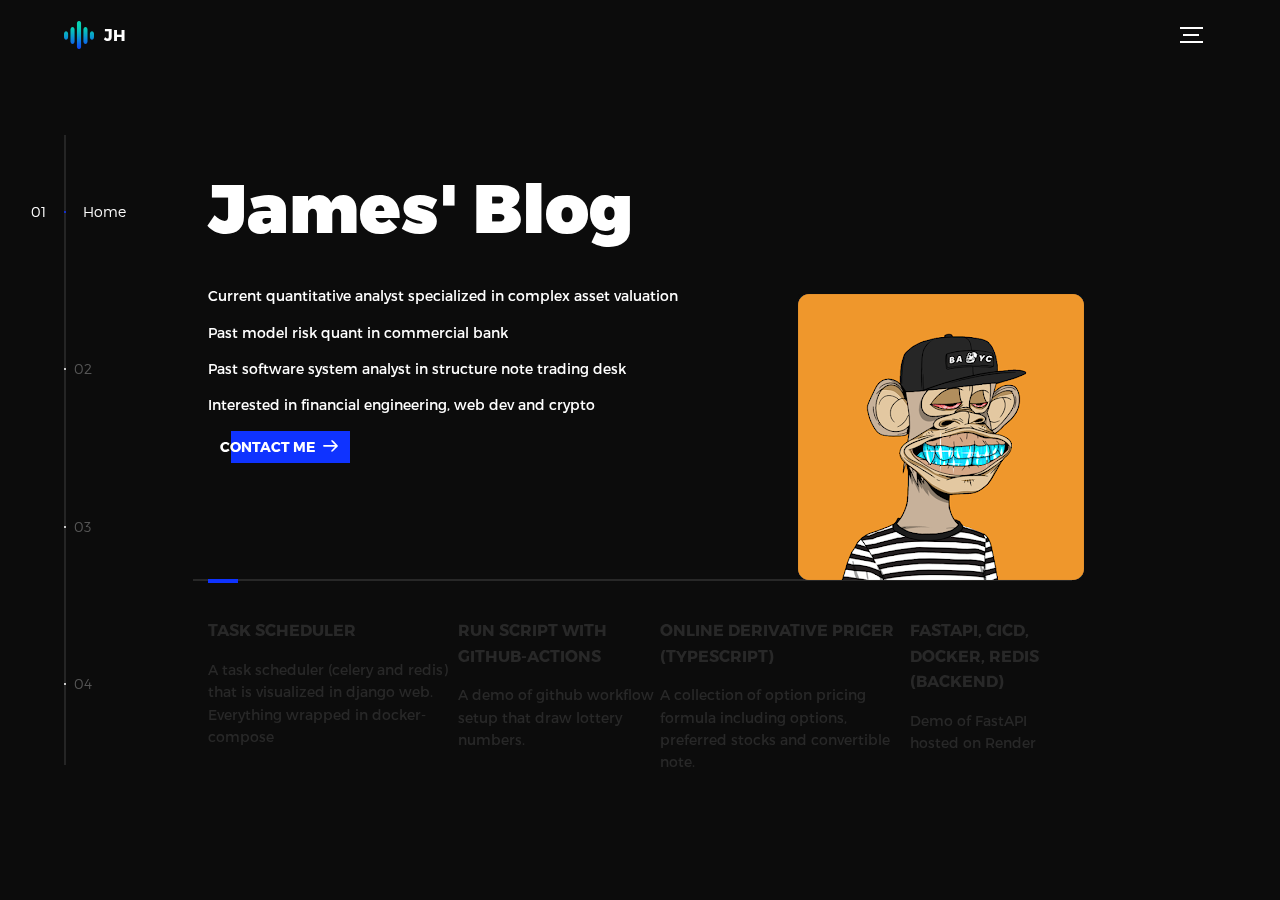
<file: index.html>
<!DOCTYPE html>
<html lang="en">
<head>
  <title>JH</title>
  <meta charset="utf-8">
  <meta name="viewport" content="width=device-width, initial-scale=1">
  <meta http-equiv="X-UA-Compatible" content="IE=edge">
  <meta name="description" content="HTML5 website template">
  <meta name="keywords" content="global, template, html, sass, jquery">
  <meta name="author" content="JH">
  <link rel="stylesheet" href="assets/css/main.css">
</head>
<body>

<!-- notification for small viewports and landscape oriented smartphones -->
<div class="device-notification">
  <a class="device-notification--logo" href="#0">
    <img src="assets/img/logo.png" alt="Global">
    <p>JH</p>
  </a>
  <p class="device-notification--message">Use Web browser</p>
</div>

<div class="perspective effect-rotate-left">
  <div class="container"><div class="outer-nav--return"></div>
    <div id="viewport" class="l-viewport">
      <div class="l-wrapper">
        <header class="header">
          <a class="header--logo" href="#0">
            <img src="assets/img/logo.png" alt="Global">
            <p>JH</p>
          </a>
          <button class="header--cta cta"></button>
          <div class="header--nav-toggle">
            <span></span>
          </div>
        </header>
        <nav class="l-side-nav">
          <ul class="side-nav">
            <li class="is-active"><span>Home</span></li>
            <li><span>Resume</span></li>
            <li><span>Gallary</span></li>
            <li><span>Contact</span></li>
          </ul>
        </nav>
        <ul class="l-main-content main-content">
          <li class="l-section section section--is-active">
            <div class="intro">
              <div class="intro--banner">
                <h1>James' Blog</h1>
                <p>Current quantitative analyst specialized in complex asset valuation</p>
                <p>Past model risk quant in commercial bank</p>
                <p>Past software system analyst in structure note trading desk</p>
                <p>Interested in financial engineering, web dev and crypto</p>
                <button class="cta">Contact Me
                  <svg version="1.1" id="Layer_1" xmlns="http://www.w3.org/2000/svg" xmlns:xlink="http://www.w3.org/1999/xlink" x="0px" y="0px" viewBox="0 0 150 118" style="enable-background:new 0 0 150 118;" xml:space="preserve">
                  <g transform="translate(0.000000,118.000000) scale(0.100000,-0.100000)">
                    <path d="M870,1167c-34-17-55-57-46-90c3-15,81-100,194-211l187-185l-565-1c-431,0-571-3-590-13c-55-28-64-94-18-137c21-20,33-20,597-20h575l-192-193C800,103,794,94,849,39c20-20,39-29,61-29c28,0,63,30,298,262c147,144,272,271,279,282c30,51,23,60-219,304C947,1180,926,1196,870,1167z"/>
                  </g>
                  </svg>
                  <span class="btn-background"></span>
                </button>
                <img src="assets/img/introduction-monkey.png" alt="monkey">
              </div>
              <div class="intro--options">
                <a href="#0">
                  <h3>Task Scheduler</h3>
                  <p>A task scheduler (celery and redis) that is visualized in django web. Everything wrapped in docker-compose</p>
                </a>
                <a href="https://github.com/jameshuanghuang/github-actions-task">
                  <h3>Run script with github-actions</h3>
                  <p>A demo of github workflow setup that draw lottery numbers.</p>
                </a>
                <a href="https://www.finteck.bond/">
                  <h3>Online Derivative Pricer (Typescript)</h3>
                  <p>A collection of option pricing formula including options, preferred stocks and convertible note.</p>
                </a>
                <a href="https://github.com/jameshuanghuang/fastapi-app">
                  <h3>FastAPI, CICD, Docker, Redis (Backend)</h3>
                  <p>Demo of FastAPI hosted on Render</p>
                </a>
              </div>
            </div>
          </li>
          <li class="l-section section">
            <div class="about">
              <h2>Resume Coming Soon...</h2>
              <img src="assets/docs/brownian_bridge_animation.gif" alt="Coming Soon">
              <!-- <iframe src="assets/docs/resume.pdf" width="100%" height="600px"></iframe> -->
            </div>
          </li>
          <li class="l-section section">
            <div class="work">
              <h2>Algo Trading Gallary (Demo)</h2>
              <div class="work--lockup">
                <ul class="slider">
                  <li class="slider--item slider--item-left">
                    <a href="assets/docs/BuyOnDipBTC.html">
                      <div class="slider--item-image">
                        <img src="assets/img/work-mp-blue-large.png" alt="Buy on Dip">
                      </div>
                      <p class="slider--item-title">BTC Buy on Dip Strategy</p>
                      <p class="slider--item-description">BTC Buy on Dip using BBnad, Momentum and RSI indicator. TP to take cost basis back </p>
                    </a>
                  </li>
                  <li class="slider--item slider--item-left">
                    <a href="assets/docs/MA(10,80)Cross_VIX(5,50)Range_VIXTP(0.5,0.5).html">
                      <div class="slider--item-image">
                        <img src="assets/img/work-mp-blue.png" alt="MA(10,80)Cross_VIX(5,50)Range_VIXTP(0.5,0.5)">
                      </div>
                      <p class="slider--item-title">SPY SMA adn VIX Strategy</p>
                      <p class="slider--item-description">SMA 10/150 Cross VIX[5,50] and TP50% on VIX/VIX3M Ratio is 0.5 on SPY</p>
                    </a>
                  </li>
                  <li class="slider--item slider--item-left">
                    <a href="assets/docs/BTC_PayCheck_HODL.html">
                      <div class="slider--item-image">
                        <img src="assets/img/work-mp-green-large.png" alt="BTC_PayCheck_HODL">
                      </div>
                      <p class="slider--item-title">Buy and Hold BTC</p>
                      <p class="slider--item-description">Bi-weekly recurring buy on paycheck dates and hold BTC</p>
                    </a>
                  </li>
                  <li class="slider--item slider--item-center">
                    <a href="assets/docs/SPY_PayCheck_HODL.html">
                      <div class="slider--item-image">
                        <img src="assets/img/work-mp-orange.png" alt="SPY_PayCheck_HODL">
                      </div>
                      <p class="slider--item-title">Buy and Hold SPY</p>
                      <p class="slider--item-description">Bi-weekly recurring buy on paycheck dates and hold SPY</p>
                    </a>
                  </li>
                  <li class="slider--item slider--item-right">
                    <a href="assets/docs/SPY_MA_10_150.html">
                      <div class="slider--item-image">
                        <img src="assets/img/work-mp-purple.png" alt="SPY_SMA_10_150">
                      </div>
                      <p class="slider--item-title">SPY SMA Strategy</p>
                      <p class="slider--item-description">SMA 10/150 Cross Strategy on SPY</p>
                    </a>
                  </li>
                  <li class="slider--item slider--item-right">
                    <a href="assets/docs/BTC_MA_90_100.html">
                      <div class="slider--item-image">
                        <img src="assets/img/work-mp-red.png" alt="BTC_SMA_90_100">
                      </div>
                      <p class="slider--item-title">BTC SMA Strategy</p>
                      <p class="slider--item-description">SMA 90/100 Cross Strategy on BTC</p>
                    </a>
                  </li>
                  <li class="slider--item slider--item-right">
                    <a href="assets/docs/BTC_BBands_RSI_10.html">
                      <div class="slider--item-image">
                        <img src="assets/img/work-mp-white.png" alt="BTC_BBands_RSI_10">
                      </div>
                      <p class="slider--item-title">BTC BBands/RSI Strategy</p>
                      <p class="slider--item-description">BBands/RSI window=10 Strategy on BTC</p>
                    </a>
                  </li>
                  <li class="slider--item slider--item-right">
                    <a href="assets/docs/SPY_BBands_RSI_30.html">
                      <div class="slider--item-image">
                        <img src="assets/img/work-mp-blue-large.png" alt="SPY_BBands_RSI_30">
                      </div>
                      <p class="slider--item-title">SPY BBands/RSI Strategy</p>
                      <p class="slider--item-description">BBands/RSI window=30 Strategy on SPY</p>
                    </a>
                  </li>
                </ul>
                <div class="slider--prev">
                  <svg version="1.1" id="Layer_1" xmlns="http://www.w3.org/2000/svg" xmlns:xlink="http://www.w3.org/1999/xlink" x="0px" y="0px"
                  viewBox="0 0 150 118" style="enable-background:new 0 0 150 118;" xml:space="preserve">
                  <g transform="translate(0.000000,118.000000) scale(0.100000,-0.100000)">
                    <path d="M561,1169C525,1155,10,640,3,612c-3-13,1-36,8-52c8-15,134-145,281-289C527,41,562,10,590,10c22,0,41,9,61,29
                    c55,55,49,64-163,278L296,510h575c564,0,576,0,597,20c46,43,37,109-18,137c-19,10-159,13-590,13l-565,1l182,180
                    c101,99,187,188,193,199c16,30,12,57-12,84C631,1174,595,1183,561,1169z"/>
                  </g>
                  </svg>
                </div>
                <div class="slider--next">
                  <svg version="1.1" id="Layer_1" xmlns="http://www.w3.org/2000/svg" xmlns:xlink="http://www.w3.org/1999/xlink" x="0px" y="0px" viewBox="0 0 150 118" style="enable-background:new 0 0 150 118;" xml:space="preserve">
                  <g transform="translate(0.000000,118.000000) scale(0.100000,-0.100000)">
                    <path d="M870,1167c-34-17-55-57-46-90c3-15,81-100,194-211l187-185l-565-1c-431,0-571-3-590-13c-55-28-64-94-18-137c21-20,33-20,597-20h575l-192-193C800,103,794,94,849,39c20-20,39-29,61-29c28,0,63,30,298,262c147,144,272,271,279,282c30,51,23,60-219,304C947,1180,926,1196,870,1167z"/>
                  </g>
                  </svg>
                </div>
              </div>
            </div>
          </li>
          <li class="l-section section">
            <div class="contact">
              <div class="contact--lockup">
                <div class="modal">
                  <div class="modal--information">
                    <a href="#">Email</a>
                  </div>
                  <ul class="modal--options">
                    <li><a href="https://github.com/jameshuanghuang">Github</a></li>
                    <li><a href="#">Linkedln</a></li>
                    <li><a href="#">Medium</a></li>
                  </ul>
                </div>
              </div>
            </div>
          </li>
        </ul>
      </div>
    </div>
  </div>
  <ul class="outer-nav">
    <li class="is-active">Home</li>
    <li>Resume</li>
    <li>Gallary</li>
    <li>Contact</li>
  </ul>
</div>

<script src="https://ajax.googleapis.com/ajax/libs/jquery/2.2.4/jquery.min.js"></script>
<script>window.jQuery || document.write('<script src="assets/js/vendor/jquery-2.2.4.min.js"><\/script>')</script>
<script src="assets/js/functions-min.js"></script>
</body>
</html>
</file>
<file: assets/css/main.css>
@charset "UTF-8";
@font-face {
  font-family: "Montserrat";
  src: url("fonts/Montserrat-Black.eot");
  src: local("☺"), url("fonts/Montserrat-Black.woff") format("woff"), url("fonts/Montserrat-Black.ttf") format("truetype"), url("fonts/Montserrat-Black.svg") format("svg");
  font-weight: 900;
  font-style: normal;
}
@font-face {
  font-family: "Montserrat";
  src: url("fonts/Montserrat-Bold.eot");
  src: local("☺"), url("fonts/Montserrat-Bold.woff") format("woff"), url("fonts/Montserrat-Bold.ttf") format("truetype"), url("fonts/Montserrat-Bold.svg") format("svg");
  font-weight: 700;
  font-style: normal;
}
@font-face {
  font-family: "Montserrat";
  src: url("fonts/Montserrat-Regular.eot");
  src: local("☺"), url("fonts/Montserrat-Regular.woff") format("woff"), url("fonts/Montserrat-Regular.ttf") format("truetype"), url("fonts/Montserrat-Regular.svg") format("svg");
  font-weight: 400;
  font-style: normal;
}
@font-face {
  font-family: "Montserrat";
  src: url("fonts/Montserrat-Light.eot");
  src: local("☺"), url("fonts/Montserrat-Light.woff") format("woff"), url("fonts/Montserrat-Light.ttf") format("truetype"), url("fonts/Montserrat-Light.svg") format("svg");
  font-weight: 300;
  font-style: normal;
}
/*! normalize.css v3.0.2 | MIT License | git.io/normalize */
html {
  font-family: sans-serif;
  -ms-text-size-adjust: 100%;
  -webkit-text-size-adjust: 100%;
}

body {
  margin: 0;
}

article,
aside,
details,
figcaption,
figure,
footer,
header,
hgroup,
main,
menu,
nav,
section,
summary {
  display: block;
}

audio,
canvas,
progress,
video {
  display: inline-block;
  vertical-align: baseline;
}

audio:not([controls]) {
  display: none;
  height: 0;
}

[hidden],
template {
  display: none;
}

a {
  background-color: transparent;
}

a:active,
a:hover {
  outline: 0;
}

abbr[title] {
  border-bottom: 1px dotted;
}

b,
strong {
  font-weight: bold;
}

dfn {
  font-style: italic;
}

h1 {
  font-size: 2em;
  margin: 0.67em 0;
}

mark {
  background: #ff0;
  color: #000;
}

small {
  font-size: 80%;
}

sub,
sup {
  font-size: 75%;
  line-height: 0;
  position: relative;
  vertical-align: baseline;
}

sup {
  top: -0.5em;
}

sub {
  bottom: -0.25em;
}

img {
  border: 0;
}

svg:not(:root) {
  overflow: hidden;
}

figure {
  margin: 1em 40px;
}

hr {
  -moz-box-sizing: content-box;
  box-sizing: content-box;
  height: 0;
}

pre {
  overflow: auto;
}

code,
kbd,
pre,
samp {
  font-family: monospace, monospace;
  font-size: 1em;
}

button,
input,
optgroup,
select,
textarea {
  color: inherit;
  font: inherit;
  margin: 0;
}

button {
  overflow: visible;
}

button,
select {
  text-transform: none;
}

button,
html input[type=button],
input[type=reset],
input[type=submit] {
  -webkit-appearance: button;
  cursor: pointer;
}

button[disabled],
html input[disabled] {
  cursor: default;
}

button::-moz-focus-inner,
input::-moz-focus-inner {
  border: 0;
  padding: 0;
}

input {
  line-height: normal;
}

input[type=checkbox],
input[type=radio] {
  box-sizing: border-box;
  padding: 0;
}

input[type=number]::-webkit-inner-spin-button,
input[type=number]::-webkit-outer-spin-button {
  height: auto;
}

input[type=search] {
  -webkit-appearance: textfield;
  -moz-box-sizing: content-box;
  -webkit-box-sizing: content-box;
  box-sizing: content-box;
}

input[type=search]::-webkit-search-cancel-button,
input[type=search]::-webkit-search-decoration {
  -webkit-appearance: none;
}

fieldset {
  border: 1px solid #c0c0c0;
  margin: 0 2px;
  padding: 0.35em 0.625em 0.75em;
}

legend {
  border: 0;
  padding: 0;
}

textarea {
  overflow: auto;
}

optgroup {
  font-weight: bold;
}

table {
  border-collapse: collapse;
  border-spacing: 0;
}

td,
th {
  padding: 0;
}

::selection {
  background: #FFF498;
}

::-moz-selection {
  background: #FFF498;
}

img::selection {
  background: transparent;
}

img::-moz-selection {
  background: transparent;
}

body {
  -webkit-tap-highlight-color: #FFF498;
}

body {
  background-color: #0c0c0c;
  font-size: 14px;
  line-height: 1.6;
  font-family: "Montserrat", sans-serif;
  color: #fff;
  -webkit-font-smoothing: antialiased;
  -webkit-text-size-adjust: 100%;
}

.l-viewport {
  position: relative;
  width: 100%;
  height: 100vh;
  box-shadow: 0 0 45px 5px rgba(0, 0, 0, 0.85);
  overflow: hidden;
}

.l-wrapper {
  position: relative;
  width: 1440px;
  max-width: 90%;
  height: 100%;
  margin: 0 auto;
}

.l-side-nav {
  position: absolute;
  left: 0;
  display: flex;
  height: 100%;
  align-items: center;
}
.l-side-nav::before {
  content: "";
  position: absolute;
  top: 50%;
  left: 0;
  transform: translateY(-50%);
  width: 2px;
  height: 70%;
  max-height: 750px;
  background-color: #555;
  opacity: 0.35;
  z-index: 10;
}
@media (max-width: 1180px) {
  .l-side-nav {
    display: none;
  }
}

.l-main-content {
  position: relative;
  width: 100%;
  height: 100%;
  margin: 0;
  padding: 0;
  list-style: none;
}

.l-section {
  position: absolute;
  width: 100%;
  height: 100%;
}

.device-notification {
  display: none;
  position: fixed;
  top: 0;
  left: 0;
  width: 100%;
  height: 100%;
  flex-direction: column;
  align-items: center;
  justify-content: center;
  background-color: #0c0c0c;
  z-index: 12;
}
.device-notification--logo {
  display: flex;
  align-items: center;
  text-decoration: none;
  color: #fff;
}
.device-notification--logo p {
  margin: 0 0 0 10px;
  font-size: 16px;
  font-weight: 700;
  text-transform: uppercase;
}
.device-notification--message {
  width: 70%;
  margin: 30px 0 0 0;
  font-weight: 700;
  text-align: center;
}
@media (max-width: 767px) and (min-width: 601px) and (max-height: 680px) {
  .device-notification {
    display: flex;
  }
}
@media (max-width: 600px) and (min-width: 480px) and (max-height: 580px) {
  .device-notification {
    display: flex;
  }
}
@media (max-width: 736px) and (min-width: 360px) and (orientation: landscape) {
  .device-notification {
    display: flex;
  }
}
@media (max-width: 359px) {
  .device-notification {
    display: flex;
  }
}

.section {
  opacity: 0;
  visibility: hidden;
  transition: opacity 0.4s ease-in-out, visibility 0s 0.4s;
}
.section--is-active {
  opacity: 1;
  visibility: visible;
  z-index: 1;
  transition: opacity 0.4s ease-in-out 0.4s;
}
.section--next {
  transform: translateY(-45px);
  transition: transform 0.4s ease-in-out;
}
.section--prev {
  transform: translateY(45px);
  transition: transform 0.4s ease-in-out;
}

.header {
  position: absolute;
  top: 0;
  left: 0;
  display: flex;
  width: 100%;
  height: 70px;
  align-items: center;
  justify-content: space-between;
  z-index: 10;
}
.header--logo {
  display: flex;
  align-items: center;
  text-decoration: none;
  color: #fff;
}
.header--logo p {
  margin: 0 0 0 10px;
  font-size: 16px;
  font-weight: 700;
  text-transform: uppercase;
}
.header--nav-toggle {
  display: flex;
  width: 50px;
  height: 50px;
  flex-direction: column;
  align-items: center;
  justify-content: center;
  cursor: pointer;
}
.header--nav-toggle span, .header--nav-toggle::before, .header--nav-toggle::after {
  content: "";
  position: relative;
  width: 16px;
  height: 2px;
  background-color: #fff;
}
.header--nav-toggle::before {
  bottom: 5px;
  width: 23px;
}
.header--nav-toggle::after {
  top: 5px;
  width: 23px;
}
.header--cta {
  position: absolute;
  top: 50%;
  left: 50%;
  transform: translate(-50%, -50%);
  padding: 0 20px;
  line-height: 30px;
  text-decoration: none;
  color: #fff;
  font-weight: 700;
  text-transform: uppercase;
  background-color: #0f33ff;
  border: none;
  opacity: 0;
  visibility: hidden;
  transition: opacity 0.4s ease-in-out, visibility 0s 0.4s;
}
.header--cta:focus {
  outline: none;
}
.header--cta.is-active {
  opacity: 1;
  visibility: visible;
  transition: opacity 0.4s ease-in-out 0.4s;
}
@media (max-width: 767px) {
  .header--cta {
    display: none;
  }
}

.side-nav {
  position: relative;
  display: flex;
  width: 100px;
  height: 70%;
  max-height: 750px;
  flex-direction: column;
  justify-content: space-around;
  margin: 0;
  padding: 0;
  list-style-position: inside;
  z-index: 10;
}
.side-nav > li {
  position: relative;
  top: -5px;
  color: #fff;
  font-size: 6px;
  cursor: pointer;
}
.side-nav > li span {
  position: relative;
  top: 3px;
  left: 10px;
  color: #fff;
  font-size: 14px;
  font-weight: 300;
  opacity: 0;
  visibility: hidden;
}
.side-nav > li::before {
  position: absolute;
  top: 3px;
  left: 10px;
  color: #555;
  font-size: 14px;
  font-weight: 300;
}
.side-nav li:nth-child(1)::before {
  content: "01";
}
.side-nav li:nth-child(2)::before {
  content: "02";
}
.side-nav li:nth-child(3)::before {
  content: "03";
}
.side-nav li:nth-child(4)::before {
  content: "04";
}
.side-nav li:nth-child(5)::before {
  content: "05";
}
.side-nav li.is-active {
  color: #0f33ff;
  transition: color 0.4s ease-in-out;
}
.side-nav li.is-active span {
  opacity: 1;
  visibility: visible;
  transition: opacity 0.4s ease-in-out;
}
.side-nav li.is-active::before {
  left: -33px;
  color: #fff;
}

.intro {
  position: relative;
  display: flex;
  width: 900px;
  max-width: 75%;
  height: 100%;
  flex-direction: column;
  justify-content: center;
  margin: 0 auto;
}
@media (max-width: 1180px) {
  .intro {
    max-width: 100%;
  }
}
.intro--banner {
  position: relative;
  height: 475px;
}
.intro--banner::before {
  content: "";
  position: absolute;
  bottom: 20px;
  left: -15px;
  right: 0;
  height: 2px;
  background-color: #282828;
}
.intro--banner::after {
  content: "";
  position: absolute;
  bottom: 18px;
  left: 0;
  width: 30px;
  height: 4px;
  background-color: #0f33ff;
}
.intro--banner h1 {
  position: relative;
  font-size: 68px;
  font-weight: 900;
  line-height: 1;
  z-index: 1;
}
.intro--banner button {
  position: relative;
  padding: 5px 17px 5px 12px;
  font-weight: 700;
  text-transform: uppercase;
  background-color: transparent;
  border: none;
}
.intro--banner button .btn-background {
  position: absolute;
  top: 0;
  left: 23px;
  right: 0;
  height: 100%;
  background-color: #0f33ff;
  z-index: -1;
  transition: left 0.2s ease-in-out;
}
.intro--banner button:hover .btn-background {
  left: 0;
}
.intro--banner button:focus {
  outline: none;
}
.intro--banner button svg {
  position: relative;
  left: 5px;
  width: 15px;
  fill: #fff;
}
.intro--banner img {
  position: absolute;
  bottom: 21px;
  right: -12px;
}
.intro--options {
  display: flex;
  justify-content: space-between;
  margin: 0;
  padding: 0;
  list-style: none;
}
.intro--options > a {
  max-width: 250px;
  text-decoration: none;
  color: #282828;
  transition: color 0.2s ease-in-out;
}
.intro--options > a:hover {
  color: #fff;
}
.intro--options h3 {
  font-size: 16px;
  text-transform: uppercase;
}
.intro--options p {
  margin-bottom: 0;
}

@media (max-width: 900px) {
  .intro--banner {
    height: 380px;
  }
  .intro--banner h1 {
    font-size: 55px;
  }
  .intro--banner img {
    width: 430px;
  }
  .intro--options > a {
    margin-right: 30px;
  }
  .intro--options > a:last-child {
    margin-right: 0;
  }
}
@media (max-width: 767px) {
  .intro--banner {
    height: 305px;
  }
  .intro--banner h1 {
    font-size: 44px;
  }
  .intro--banner img {
    width: 330px;
  }
  .intro--options {
    display: block;
  }
  .intro--options > a {
    display: block;
    max-width: 100%;
    margin: 0 0 30px 0;
  }
  .intro--options > a:last-child {
    margin-bottom: 0;
  }
}
@media (max-width: 600px) {
  .intro--banner {
    height: 360px;
  }
  .intro--banner h1 {
    font-size: 55px;
  }
  .intro--banner img {
    display: none;
  }
}
@media (max-width: 600px) and (max-height: 750px) {
  .intro--banner {
    height: auto;
  }
  .intro--banner::before, .intro--banner::after {
    display: none;
  }
  .intro--banner h1 {
    margin-top: 0;
  }
  .intro--options {
    display: none;
  }
}
.work {
  position: relative;
  display: flex;
  width: 960px;
  max-width: 80%;
  height: 100%;
  flex-direction: column;
  justify-content: center;
  margin: 0 auto;
}
@media (max-width: 1180px) {
  .work {
    max-width: 100%;
  }
}
.work h2 {
  margin: 0 0 20px 0;
  font-size: 30px;
  text-align: center;
}
.work--lockup {
  position: relative;
}
.work--lockup .slider {
  position: relative;
  display: flex;
  width: 80%;
  margin: 0 auto;
  padding: 0;
  list-style: none;
}
.work--lockup .slider--item {
  position: absolute;
  display: none;
  text-align: center;
}
.work--lockup .slider--item a {
  text-decoration: none;
  color: #858585;
}
.work--lockup .slider--item-title {
  margin-top: 10px;
  font-size: 12px;
  font-weight: 700;
  text-transform: uppercase;
}
.work--lockup .slider--item-description {
  display: none;
  max-width: 250px;
  margin: 0 auto;
}
.work--lockup .slider--item-image {
  width: 150px;
  height: 150px;
  margin: 0 auto;
  border-radius: 50%;
  overflow: hidden;
}
.work--lockup .slider--item-image img {
  width: 100%;
}
.work--lockup .slider--item-left {
  top: 50%;
  left: 0;
  transform: translateY(-50%);
  display: block;
}
.work--lockup .slider--item-right {
  top: 50%;
  right: 0;
  transform: translateY(-50%);
  display: block;
}
.work--lockup .slider--item-center {
  position: relative;
  top: 30px;
  left: 50%;
  transform: translateX(-50%);
  display: block;
}
.work--lockup .slider--item-center a {
  color: #fff;
}
.work--lockup .slider--item-center .slider--item-title {
  margin-top: 25px;
  font-size: 16px;
}
.work--lockup .slider--item-center .slider--item-description {
  display: block;
}
.work--lockup .slider--item-center .slider--item-image {
  width: 300px;
  height: 300px;
}
.work--lockup .slider--next,
.work--lockup .slider--prev {
  position: absolute;
  top: 160px;
  display: flex;
  width: 50px;
  height: 50px;
  align-items: center;
  justify-content: center;
  background-color: #282828;
  border-radius: 50%;
  cursor: pointer;
}
.work--lockup .slider--next svg,
.work--lockup .slider--prev svg {
  width: 20px;
  fill: #fff;
}
.work--lockup .slider--next {
  right: 0;
}
.work--lockup .slider--prev {
  left: 0;
}

@media (max-width: 900px) {
  .work--lockup .slider--item-image {
    width: 120px;
    height: 120px;
  }
  .work--lockup .slider--item-center .slider--item-image {
    width: 240px;
    height: 240px;
  }
  .work--lockup .slider--next,
  .work--lockup .slider--prev {
    top: 130px;
  }
}
@media (max-width: 767px) {
  .work--lockup .slider {
    width: 75%;
  }
  .work--lockup .slider--item-image {
    width: 90px;
    height: 90px;
  }
  .work--lockup .slider--item-center .slider--item-image {
    width: 190px;
    height: 190px;
  }
  .work--lockup .slider--next,
  .work--lockup .slider--prev {
    top: 105px;
  }
}
@media (max-width: 600px) {
  .work--lockup .slider {
    width: auto;
  }
  .work--lockup .slider--item-left, .work--lockup .slider--item-right {
    display: none;
  }
}
.about {
  position: relative;
  display: flex;
  width: 900px;
  max-width: 75%;
  height: 100%;
  flex-direction: column;
  justify-content: center;
  margin: 0 auto;
}
@media (max-width: 1180px) {
  .about {
    max-width: 100%;
  }
}
.about--banner {
  position: relative;
  height: 475px;
}
.about--banner::before {
  content: "";
  position: absolute;
  top: 20px;
  left: 200px;
  transform: rotate(-25deg);
  border: 5px solid #0f33ff;
  border-right-color: transparent;
  border-bottom-color: transparent;
}
.about--banner::after {
  content: "";
  position: absolute;
  top: 75px;
  left: 400px;
  transform: rotate(45deg);
  width: 10px;
  height: 10px;
  background-color: #0f33ff;
}
.about--banner h2 {
  position: relative;
  margin-top: 35px;
  font-size: 68px;
  font-weight: 900;
  line-height: 1;
  z-index: 1;
}
.about--banner h2::before {
  content: "";
  position: absolute;
  top: 60px;
  left: 268px;
  width: 30px;
  height: 30px;
  background-color: #0f33ff;
  border-radius: 50%;
}
.about--banner h2::after {
  content: "";
  position: absolute;
  top: 255px;
  left: 255px;
  width: 10px;
  height: 10px;
  background-color: #0f33ff;
}
.about--banner a {
  padding: 5px 17px 5px 0;
  text-decoration: none;
  color: #fff;
  font-weight: 700;
  text-transform: uppercase;
  background-color: transparent;
}
.about--banner a:hover svg {
  left: 10px;
}
.about--banner a svg {
  position: relative;
  left: 5px;
  width: 15px;
  fill: #fff;
  transition: left 0.2s ease-in-out;
}
.about--banner img {
  position: absolute;
  bottom: -90px;
  right: -12px;
}
.about--options {
  display: flex;
  max-width: 600px;
  justify-content: space-between;
  margin: 0;
  padding: 0;
  list-style: none;
}
.about--options > a {
  position: relative;
  width: 150px;
  height: 75px;
  text-decoration: none;
  color: #fff;
  border: 10px solid #0f33ff;
  background-position: center;
  background-size: cover;
  background-repeat: no-repeat;
}
.about--options > a:hover h3 {
  bottom: -50px;
}
.about--options h3 {
  position: absolute;
  bottom: -38px;
  left: 10px;
  font-size: 16px;
  text-transform: uppercase;
  transition: bottom 0.2s ease-in-out, left 0.2s ease-in-out;
}

@media (max-width: 767px) {
  .about--banner {
    height: 305px;
  }
  .about--banner::before {
    top: 0;
    left: 125px;
  }
  .about--banner::after {
    top: 35px;
    left: 260px;
  }
  .about--banner h2 {
    margin-top: 10px;
    font-size: 44px;
  }
  .about--banner h2::before {
    top: 28px;
    left: 168px;
  }
  .about--banner h2::after {
    top: 163px;
    left: 163px;
  }
  .about--banner img {
    width: 315px;
  }
}
@media (max-width: 600px) {
  .about--banner {
    height: auto;
  }
  .about--banner::before {
    left: 155px;
  }
  .about--banner::after {
    left: 310px;
  }
  .about--banner h2 {
    margin-top: 0;
    font-size: 55px;
  }
  .about--banner h2::before {
    top: 43px;
    left: 214px;
  }
  .about--banner h2::after {
    top: 205px;
    left: 205px;
  }
  .about--banner img {
    display: none;
  }
  .about--options {
    display: none;
  }
}
.contact {
  position: fixed;
  top: 0;
  left: 0;
  width: 100%;
  height: 100%;
}
.contact--lockup {
  position: relative;
  display: flex;
  width: 900px;
  max-width: 75%;
  height: 100%;
  align-items: center;
  justify-content: flex-end;
  margin: 0 auto;
}
@media (max-width: 1180px) {
  .contact--lockup {
    max-width: 90%;
  }
}
@media (max-width: 767px) {
  .contact--lockup {
    justify-content: center;
  }
}
.contact--lockup .modal {
  padding: 45px 45px;
  text-align: center;
  background-color: #0c0c0c;
  box-shadow: 0 0 30px 0 rgba(0, 0, 0, 0.75);
}
.contact--lockup .modal--information p,
.contact--lockup .modal--information a {
  display: block;
  margin: 14px 0;
  text-decoration: none;
  color: #fff;
  font-weight: 700;
}
.contact--lockup .modal--information p {
  margin-top: 0;
}
.contact--lockup .modal--options {
  margin: 0;
  padding: 0;
  list-style: none;
}
.contact--lockup .modal--options > li {
  width: 130px;
  margin: 0 auto 25px auto;
}
.contact--lockup .modal--options li:nth-child(1) {
  background-color: #1769ff;
}
.contact--lockup .modal--options li:nth-child(2) {
  background-color: #ea4c89;
}
.contact--lockup .modal--options li:nth-child(3) {
  margin-bottom: 0;
  background-color: #0f33ff;
  text-transform: uppercase;
}
.contact--lockup .modal--options a {
  display: block;
  width: 100%;
  padding: 8px 0;
  text-decoration: none;
  color: #fff;
  font-weight: 700;
}

.perspective {
  position: relative;
  width: 100%;
  height: 100%;
  overflow: hidden;
}
.perspective--modalview {
  position: fixed;
  perspective: 1500px;
}

.container {
  position: relative;
  transform: translateZ(0) translateX(0) rotateY(0deg);
  min-height: 100%;
  outline: 30px solid #0f33ff;
  transition: transform 0.4s;
}

.modalview .container {
  position: absolute;
  width: 100%;
  height: 100%;
  overflow: hidden;
  backface-visibility: hidden;
}

.effect-rotate-left .container {
  transform-origin: 0% 50%;
  transition: transform 0.4s;
}
.effect-rotate-left--animate .container {
  transform: translateZ(-1800px) translateX(-50%) rotateY(45deg);
  outline: 30px solid #0f33ff;
}

.outer-nav {
  position: absolute;
  top: 50%;
  left: 55%;
  transform: translateY(-50%);
  transform-style: preserve-3d;
  margin: 0;
  padding: 0;
  list-style: none;
  text-align: center;
  visibility: hidden;
  transition: visibility 0s 0.2s;
}
.outer-nav.is-vis {
  visibility: visible;
}
.outer-nav--return {
  position: absolute;
  top: 0;
  left: 0;
  width: 100%;
  height: 100%;
  display: none;
  cursor: pointer;
  z-index: 11;
}
.outer-nav--return.is-vis {
  display: block;
}
.outer-nav > li {
  transform-style: preserve-3d;
  transform: translateX(350px) translateZ(-1000px);
  font-size: 55px;
  font-weight: 900;
  opacity: 0;
  cursor: pointer;
  transition: transform 0.2s, opacity 0.2s;
}
.outer-nav > li.is-vis {
  transform: translateX(0) translateZ(0);
  opacity: 1;
  transition: transform 0.4s, opacity 0.4s;
}
.outer-nav > li::before {
  content: "";
  position: absolute;
  top: 50%;
  left: 50%;
  transform: translate(-50%, -25%);
  width: 110%;
  height: 15px;
  opacity: 0;
  background-color: #0f33ff;
}
.outer-nav > li.is-active::before {
  opacity: 1;
}
@media (max-width: 767px) {
  .outer-nav > li {
    font-size: 44px;
  }
}
@media (max-width: 600px) {
  .outer-nav > li {
    font-size: 34px;
  }
}
.outer-nav li.is-vis:nth-child(2) {
  transition-delay: 0.04s;
}
.outer-nav li.is-vis:nth-child(3) {
  transition-delay: 0.08s;
}
.outer-nav li.is-vis:nth-child(4) {
  transition-delay: 0.12s;
}
.outer-nav li.is-vis:nth-child(5) {
  transition-delay: 0.16s;
}

/*# sourceMappingURL=main.css.map */
</file>
